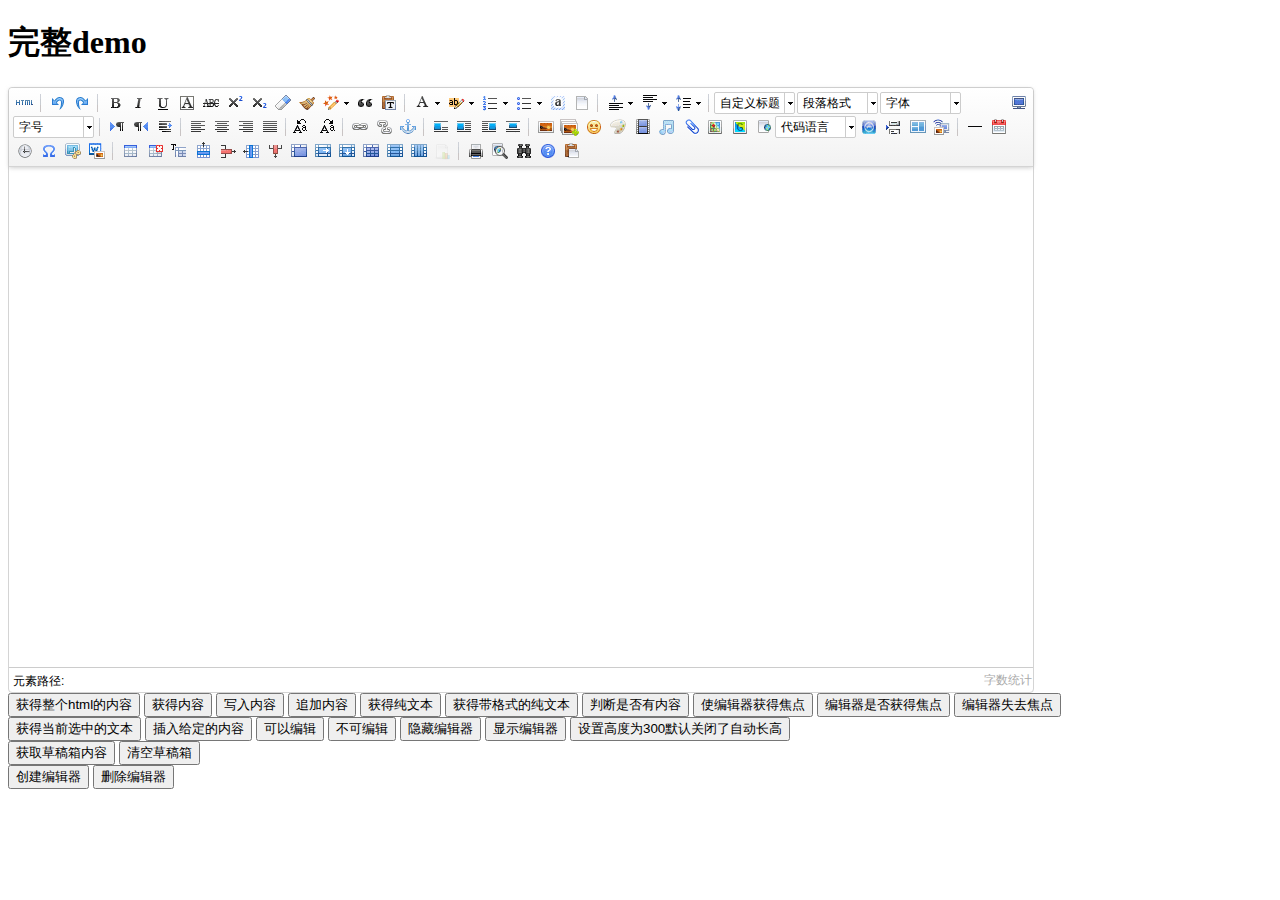
<file: static/ueditor/index.html>
<!DOCTYPE HTML PUBLIC "-//W3C//DTD HTML 4.01 Transitional//EN"
        "http://www.w3.org/TR/html4/loose.dtd">
<html>
<head>
    <title>完整demo</title>
    <meta http-equiv="Content-Type" content="text/html;charset=utf-8"/>
    <script type="text/javascript" charset="utf-8" src="ueditor.config.js"></script>
    <script type="text/javascript" charset="utf-8" src="ueditor.all.min.js"> </script>
    <!--建议手动加在语言，避免在ie下有时因为加载语言失败导致编辑器加载失败-->
    <!--这里加载的语言文件会覆盖你在配置项目里添加的语言类型，比如你在配置项目里配置的是英文，这里加载的中文，那最后就是中文-->
    <script type="text/javascript" charset="utf-8" src="lang/zh-cn/zh-cn.js"></script>

    <style type="text/css">
        div{
            width:100%;
        }
    </style>
</head>
<body>
<div>
    <h1>完整demo</h1>
    <script id="editor" type="text/plain" style="width:1024px;height:500px;"></script>
</div>
<div id="btns">
    <div>
        <button onclick="getAllHtml()">获得整个html的内容</button>
        <button onclick="getContent()">获得内容</button>
        <button onclick="setContent()">写入内容</button>
        <button onclick="setContent(true)">追加内容</button>
        <button onclick="getContentTxt()">获得纯文本</button>
        <button onclick="getPlainTxt()">获得带格式的纯文本</button>
        <button onclick="hasContent()">判断是否有内容</button>
        <button onclick="setFocus()">使编辑器获得焦点</button>
        <button onmousedown="isFocus(event)">编辑器是否获得焦点</button>
        <button onmousedown="setblur(event)" >编辑器失去焦点</button>

    </div>
    <div>
        <button onclick="getText()">获得当前选中的文本</button>
        <button onclick="insertHtml()">插入给定的内容</button>
        <button id="enable" onclick="setEnabled()">可以编辑</button>
        <button onclick="setDisabled()">不可编辑</button>
        <button onclick=" UE.getEditor('editor').setHide()">隐藏编辑器</button>
        <button onclick=" UE.getEditor('editor').setShow()">显示编辑器</button>
        <button onclick=" UE.getEditor('editor').setHeight(300)">设置高度为300默认关闭了自动长高</button>
    </div>

    <div>
        <button onclick="getLocalData()" >获取草稿箱内容</button>
        <button onclick="clearLocalData()" >清空草稿箱</button>
    </div>

</div>
<div>
    <button onclick="createEditor()">
    创建编辑器</button>
    <button onclick="deleteEditor()">
    删除编辑器</button>
</div>

<script type="text/javascript">

    //实例化编辑器
    //建议使用工厂方法getEditor创建和引用编辑器实例，如果在某个闭包下引用该编辑器，直接调用UE.getEditor('editor')就能拿到相关的实例
    var ue = UE.getEditor('editor');


    function isFocus(e){
        alert(UE.getEditor('editor').isFocus());
        UE.dom.domUtils.preventDefault(e)
    }
    function setblur(e){
        UE.getEditor('editor').blur();
        UE.dom.domUtils.preventDefault(e)
    }
    function insertHtml() {
        var value = prompt('插入html代码', '');
        UE.getEditor('editor').execCommand('insertHtml', value)
    }
    function createEditor() {
        enableBtn();
        UE.getEditor('editor');
    }
    function getAllHtml() {
        alert(UE.getEditor('editor').getAllHtml())
    }
    function getContent() {
        var arr = [];
        arr.push("使用editor.getContent()方法可以获得编辑器的内容");
        arr.push("内容为：");
        arr.push(UE.getEditor('editor').getContent());
        alert(arr.join("\n"));
    }
    function getPlainTxt() {
        var arr = [];
        arr.push("使用editor.getPlainTxt()方法可以获得编辑器的带格式的纯文本内容");
        arr.push("内容为：");
        arr.push(UE.getEditor('editor').getPlainTxt());
        alert(arr.join('\n'))
    }
    function setContent(isAppendTo) {
        var arr = [];
        arr.push("使用editor.setContent('欢迎使用ueditor')方法可以设置编辑器的内容");
        UE.getEditor('editor').setContent('欢迎使用ueditor', isAppendTo);
        alert(arr.join("\n"));
    }
    function setDisabled() {
        UE.getEditor('editor').setDisabled('fullscreen');
        disableBtn("enable");
    }

    function setEnabled() {
        UE.getEditor('editor').setEnabled();
        enableBtn();
    }

    function getText() {
        //当你点击按钮时编辑区域已经失去了焦点，如果直接用getText将不会得到内容，所以要在选回来，然后取得内容
        var range = UE.getEditor('editor').selection.getRange();
        range.select();
        var txt = UE.getEditor('editor').selection.getText();
        alert(txt)
    }

    function getContentTxt() {
        var arr = [];
        arr.push("使用editor.getContentTxt()方法可以获得编辑器的纯文本内容");
        arr.push("编辑器的纯文本内容为：");
        arr.push(UE.getEditor('editor').getContentTxt());
        alert(arr.join("\n"));
    }
    function hasContent() {
        var arr = [];
        arr.push("使用editor.hasContents()方法判断编辑器里是否有内容");
        arr.push("判断结果为：");
        arr.push(UE.getEditor('editor').hasContents());
        alert(arr.join("\n"));
    }
    function setFocus() {
        UE.getEditor('editor').focus();
    }
    function deleteEditor() {
        disableBtn();
        UE.getEditor('editor').destroy();
    }
    function disableBtn(str) {
        var div = document.getElementById('btns');
        var btns = UE.dom.domUtils.getElementsByTagName(div, "button");
        for (var i = 0, btn; btn = btns[i++];) {
            if (btn.id == str) {
                UE.dom.domUtils.removeAttributes(btn, ["disabled"]);
            } else {
                btn.setAttribute("disabled", "true");
            }
        }
    }
    function enableBtn() {
        var div = document.getElementById('btns');
        var btns = UE.dom.domUtils.getElementsByTagName(div, "button");
        for (var i = 0, btn; btn = btns[i++];) {
            UE.dom.domUtils.removeAttributes(btn, ["disabled"]);
        }
    }

    function getLocalData () {
        alert(UE.getEditor('editor').execCommand( "getlocaldata" ));
    }

    function clearLocalData () {
        UE.getEditor('editor').execCommand( "clearlocaldata" );
        alert("已清空草稿箱")
    }
</script>
</body>
</html>
</file>
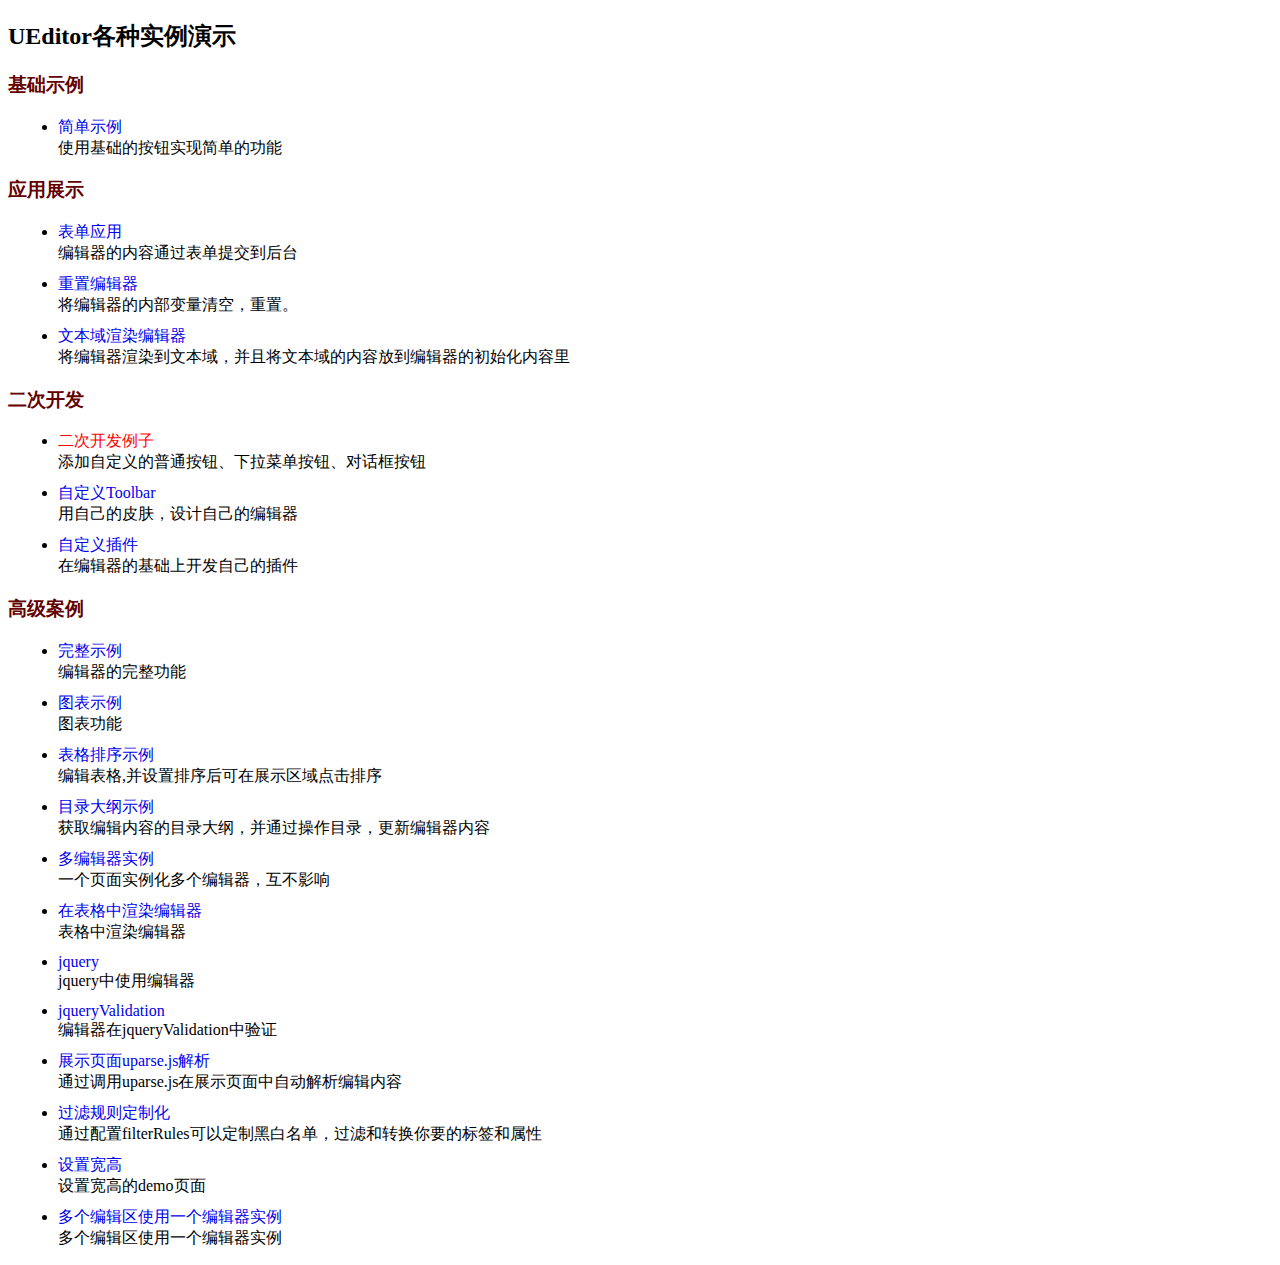
<file: static/ueditor/_examples/index.html>
<!DOCTYPE HTML>
<html>
<head>
    <meta http-equiv="Content-Type" content="text/html; charset=utf-8" />
    <title></title>
    <style type="text/css">
        h3{
            color:#630000;
        }
        ul li{
            margin: 10px;
        }
        a:link,a:active,a:visited{
            color: #0000EE;
        }
        a{
            text-decoration: none;
        }
    </style>
</head>
<body>
<h2>UEditor各种实例演示</h2>
<h3>基础示例</h3>
<ul>
    <li>
        <a href="simpleDemo.html" target="_self">简单示例</a><br/>
        使用基础的按钮实现简单的功能
    </li>
</ul>
<h3>应用展示</h3>
<ul>
    <li>
        <a href="submitFormDemo.html" target="_self">表单应用</a><br/>
        编辑器的内容通过表单提交到后台
    </li>
    <li>
        <a href="resetDemo.html" target="_self">重置编辑器</a><br/>
        将编辑器的内部变量清空，重置。
    </li>
    <li>
        <a href="textareaDemo.html" target="_self">文本域渲染编辑器</a><br/>
        将编辑器渲染到文本域，并且将文本域的内容放到编辑器的初始化内容里
    </li>
</ul>
<h3>二次开发</h3>
<ul>
    <li>
        <a style="color:red;" href="customizeToolbarUIDemo.html" target="_self">二次开发例子</a><br/>
        添加自定义的普通按钮、下拉菜单按钮、对话框按钮
    </li>
    <li>
        <a href="customToolbarDemo.html" target="_self">自定义Toolbar</a><br/>
        用自己的皮肤，设计自己的编辑器
    </li>
    <li>
        <a href="customPluginDemo.html" target="_self">自定义插件</a><br/>
        在编辑器的基础上开发自己的插件
    </li>
</ul>
<h3>高级案例</h3>
<ul>
    <li>
        <a href="completeDemo.html" target="_self">完整示例</a><br/>
        编辑器的完整功能
    </li>
    <li>
        <a href="charts.html" target="_self"  >图表示例</a><br/>
        图表功能
    </li>
    <li>
        <a href="sortableDemo.html" target="_self" >表格排序示例</a><br/>
        编辑表格,并设置排序后可在展示区域点击排序
    </li>
    <li>
        <a href="sectionDemo.html" target="_self" >目录大纲示例</a><br/>
        获取编辑内容的目录大纲，并通过操作目录，更新编辑器内容
    </li>
    <li>
        <a href="multiDemo.html" target="_self">多编辑器实例</a><br/>
        一个页面实例化多个编辑器，互不影响
    </li>
    <li>
        <a href="renderInTable.html" target="_self">在表格中渲染编辑器</a><br/>
        表格中渲染编辑器
    </li>
    <li>
        <a href="jqueryCompleteDemo.html" target="_self">jquery</a><br/>
        jquery中使用编辑器
    </li>
    <li>
        <a href="jqueryValidation.html" target="_self">jqueryValidation</a><br/>
        编辑器在jqueryValidation中验证
    </li>
    <li>
        <a href="uparsedemo.html" target="_self">展示页面uparse.js解析</a><br/>
        通过调用uparse.js在展示页面中自动解析编辑内容
    </li>
    <li>
        <a href="filterRuleDemo.html" target="_self">过滤规则定制化</a><br/>
        通过配置filterRules可以定制黑白名单，过滤和转换你要的标签和属性
    </li>
    <li>
        <a href="setWidthHeightDemo.html" target="_self">设置宽高</a><br/>
        设置宽高的demo页面
    </li>
    <li>
        <a href="multiEditorWithOneInstance.html" target="_self">多个编辑区使用一个编辑器实例</a><br/>
        多个编辑区使用一个编辑器实例
    </li>
</ul>
<script type="text/javascript">
    var href = location.href;
    if(href.indexOf("http") != 0 ){
        alert("您当前尚未将UEditor部署到服务器环境，部分浏览器下所有弹出框功能的使用会受到限制！");
    }
</script>
</body>
</html>
</file>
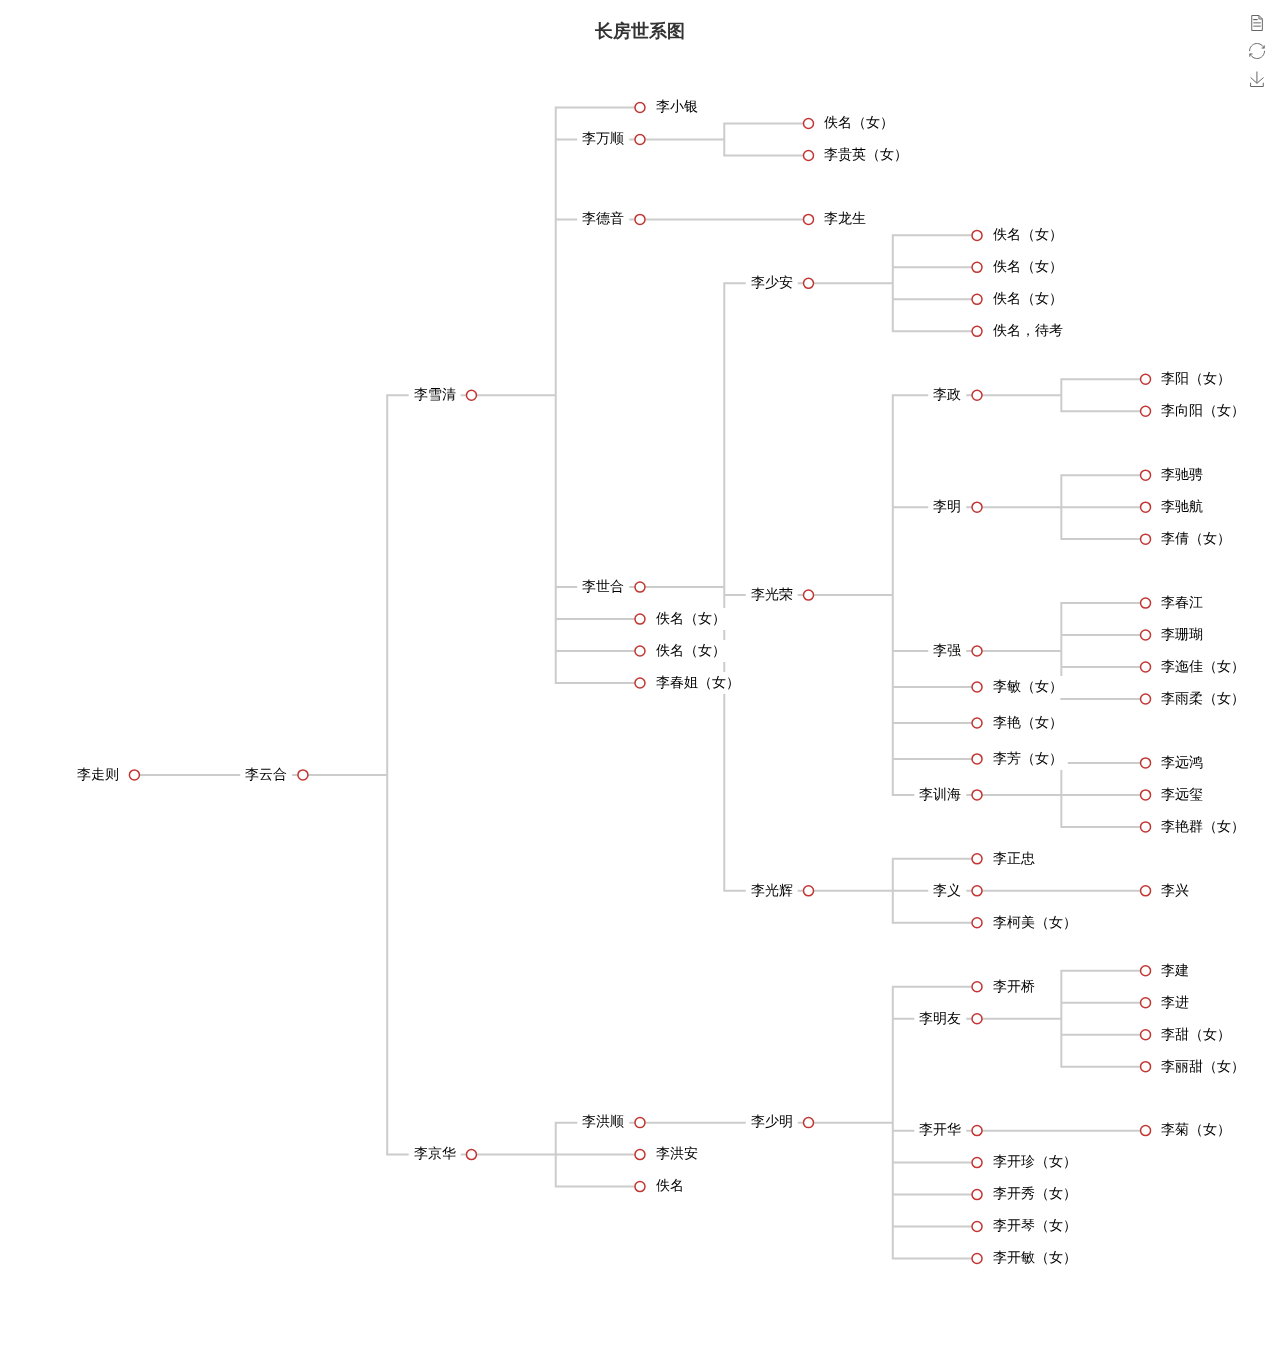
<file: templates/lineageTree.html>
<!DOCTYPE html>
<html lang="zh">
<head>
    <!-- meta -->
    <meta charset="utf-8">
    <meta name="description" content="">
    <meta name="keywords" content="">
    <meta name="viewport" content="width=device-width,initial-scale=1.0,user-scalable=no">
    <meta name="format-detection" content="telephone=no">
    <meta http-equiv="X-UA-Compatible" content="IE=edge">
    <!-- title -->
    <title>世系图-莎拉李氏</title>
    <link rel="shortcut icon" href="/static/image/favicon6.ico"/>

    <!-- css & js-->
    <link rel="shortcut icon" href="/static/image/favicon6.ico" />
	<style type="text/css">
		#lineageTree {
			width: 100%;
			height: 150vh;
			overflow: hidden;
		}
	</style>
</head>

<body>
	<div id="lineageTree" ></div>
	<script src="/static/js/echarts.min.js" type="text/javascript" charset="utf-8"></script>
	<script src="/static/js/lineageTree.js"></script>
</body>
</html>
</file>
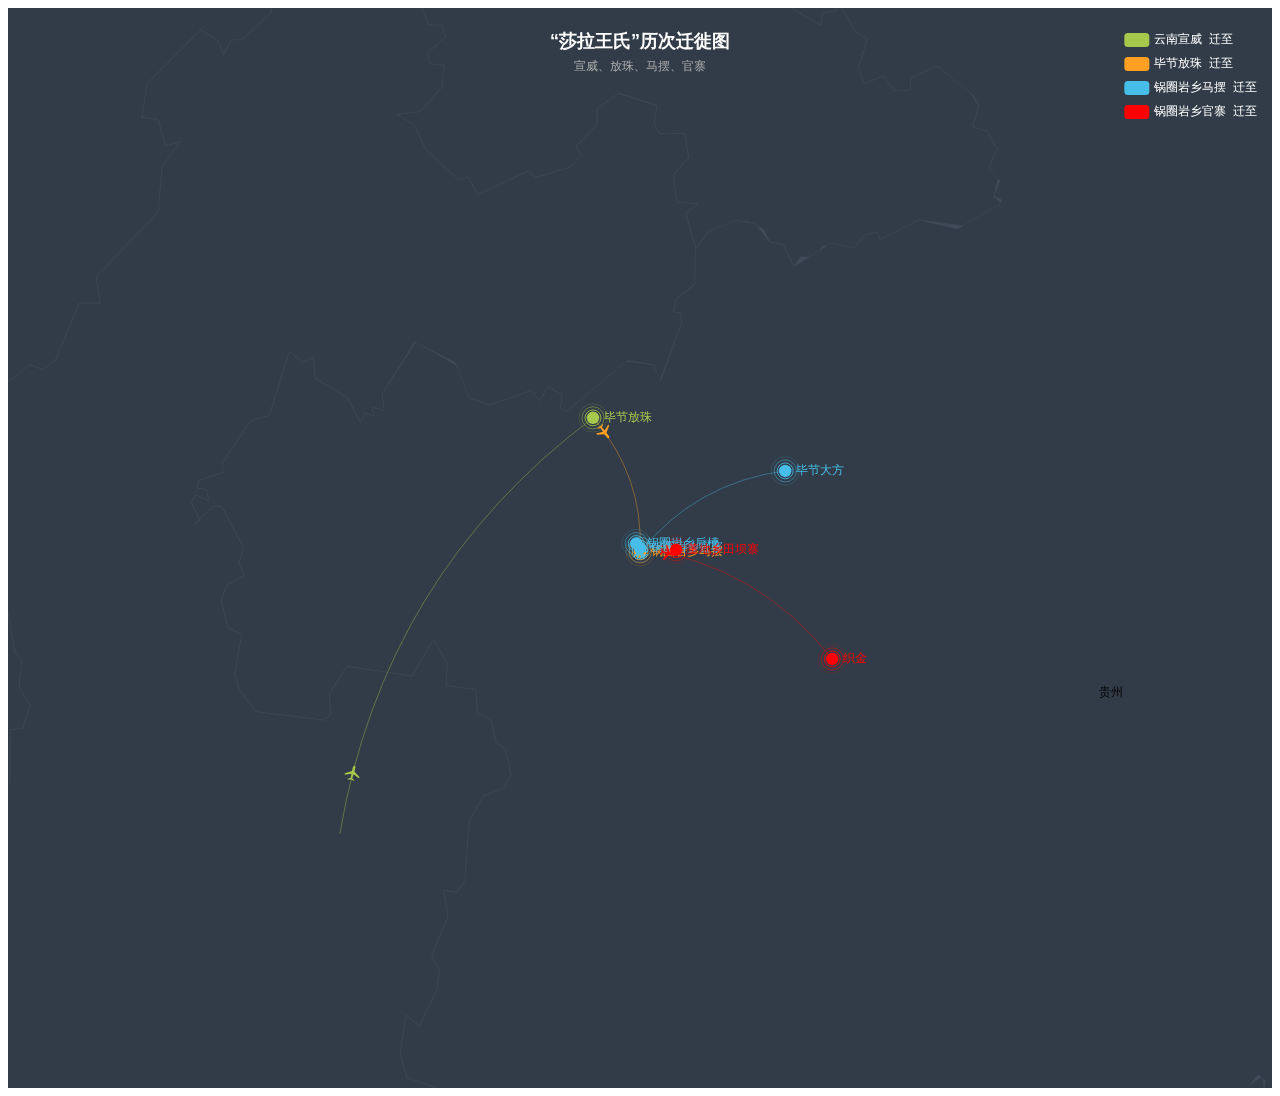
<file: templates/migrationRoads.html>
<!DOCTYPE html>
<html lang="zh">
	<head>
    <!-- meta -->
    <meta charset="utf-8">
    <meta name="description" content="">
    <meta name="keywords" content="">
    <meta name="viewport" content="width=device-width,initial-scale=1.0,user-scalable=no">
    <meta name="format-detection" content="telephone=no">
    <meta http-equiv="X-UA-Compatible" content="IE=edge">
    <!-- title -->
    <title>迁徙图-莎拉李氏</title>
        <link rel="shortcut icon" href="/static/image/favicon6.ico"/>

    <!-- css & js-->
    <link rel="shortcut icon" href="/static/image/favicon6.ico" />
		<style type="text/css">
			#main {
				width: 100%;
				height: 120vh;
				overflow: hidden;
			}
		</style>
	</head>
	<body>
		
		<div id="main" ></div>

		<script src="/static/js/echarts.min.js" type="text/javascript" charset="utf-8"></script>
		<script src="/static/js/china.js" type="text/javascript" charset="utf-8"></script>
		<script src="/static/js/migrationRoads.js"></script>
	</body>
</html>
</file>
